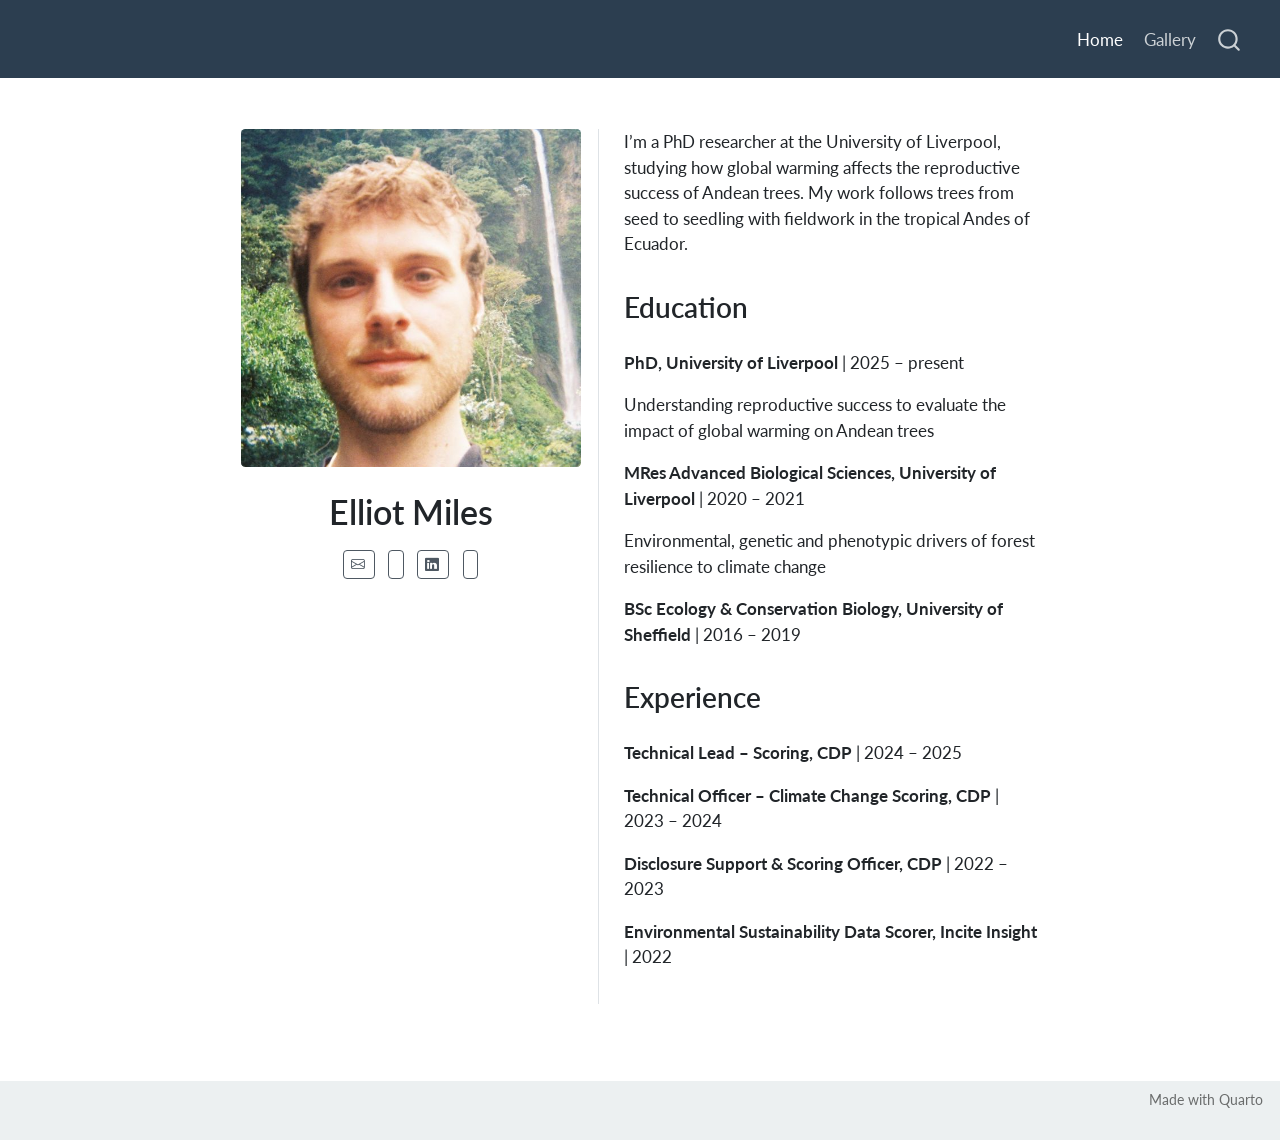
<file: index.html>
<!DOCTYPE html>
<html xmlns="http://www.w3.org/1999/xhtml" lang="en" xml:lang="en"><head>

<meta charset="utf-8">
<meta name="generator" content="quarto-1.11.9">

<meta name="viewport" content="width=device-width, initial-scale=1.0, user-scalable=yes">


<title>Elliot Miles</title>
<style>
/* Default styles provided by pandoc.
** See https://pandoc.org/MANUAL.html#variables-for-html for config info.
*/
span.smallcaps{font-variant: small-caps;}
div.columns{display: flex; gap: 1.5em;}
div.column{flex: auto;}
@media screen {
div.columns{gap: min(4vw, 1.5em);}
div.column{overflow-x: auto;}
}
div.hanging-indent{margin-left: 1.5em; text-indent: -1.5em;}
ul.task-list{list-style: none;}
ul.task-list li input[type="checkbox"] {
  width: 0.8em;
  margin: 0 0.8em 0.2em -1em; /* quarto-specific, see https://github.com/quarto-dev/quarto-cli/issues/4556 */ 
  vertical-align: middle;
}
</style>


<script src="site_libs/quarto-nav/quarto-nav.js"></script>
<script src="site_libs/quarto-nav/headroom.min.js"></script>
<script src="site_libs/clipboard/clipboard.min.js"></script>
<script src="site_libs/quarto-search/autocomplete.umd.js"></script>
<script src="site_libs/quarto-search/fuse.min.js"></script>
<script src="site_libs/quarto-search/quarto-search.js"></script>
<meta name="quarto:offset" content="./">
<script src="site_libs/quarto-html/quarto.js" type="module"></script>
<script src="site_libs/quarto-html/tabsets/tabsets.js" type="module"></script>
<script src="site_libs/quarto-html/scrollable-regions/scrollable-regions.js" type="module"></script>
<script src="site_libs/quarto-html/popper.min.js"></script>
<script src="site_libs/quarto-html/tippy.umd.min.js"></script>
<link href="site_libs/quarto-html/tippy.css" rel="stylesheet">
<link href="site_libs/quarto-html/quarto-syntax-highlighting-63b5708e65d6cd79cd7618c58d0c21e7.css" rel="stylesheet" id="quarto-text-highlighting-styles">
<script src="site_libs/bootstrap/bootstrap.min.js"></script>
<link href="site_libs/bootstrap/bootstrap-icons.css" rel="stylesheet">
<link href="site_libs/bootstrap/bootstrap-6f8edef2d98f44ed6a48d0c9b9faa987.min.css" rel="stylesheet" append-hash="true" id="quarto-bootstrap" data-mode="light">
<script src="site_libs/quarto-contrib/iconify-2.1.0/iconify-icon.min.js"></script>
<script id="quarto-search-options" type="application/json">{
  "location": "navbar",
  "copy-button": false,
  "collapse-after": 3,
  "panel-placement": "end",
  "type": "overlay",
  "limit": 50,
  "keyboard-shortcut": [
    "f",
    "/",
    "s"
  ],
  "show-item-context": false,
  "language": {
    "search-no-results-text": "No results",
    "search-matching-documents-text": "matching documents",
    "search-copy-link-title": "Copy link to search",
    "search-hide-matches-text": "Hide additional matches",
    "search-more-match-text": "more match in this document",
    "search-more-matches-text": "more matches in this document",
    "search-clear-button-title": "Clear",
    "search-text-placeholder": "",
    "search-detached-cancel-button-title": "Cancel",
    "search-submit-button-title": "Submit",
    "search-label": "Search"
  }
}</script>


<link rel="stylesheet" href="styles.css">
<meta property="og:title" content="Elliot Miles">
<meta property="og:description" content="">
<meta name="twitter:title" content="Elliot Miles">
<meta name="twitter:description" content="">
<meta name="twitter:card" content="summary">
</head>

<body class="nav-fixed fullcontent quarto-light"><a id="quarto-skip-link" class="visually-hidden-focusable" href="#quarto-document-content">Skip to main content</a>

<div id="quarto-search-results"></div>
  <header id="quarto-header" class="headroom fixed-top">
    <nav class="navbar navbar-expand-lg " data-bs-theme="dark" aria-label="Site">
      <div class="navbar-container container-fluid">
          <button class="navbar-toggler" type="button" data-bs-toggle="collapse" data-bs-target="#navbarCollapse" aria-controls="navbarCollapse" aria-expanded="false" aria-label="Toggle navigation" onclick="if (window.quartoToggleHeadroom) { window.quartoToggleHeadroom(); }">
  <span class="navbar-toggler-icon"></span>
</button>
          <div class="collapse navbar-collapse" id="navbarCollapse">
            <ul class="navbar-nav navbar-nav-scroll ms-auto">
  <li class="nav-item">
    <a class="nav-link active" href="./index.html" aria-current="page"> 
<span class="menu-text">Home</span></a>
  </li>  
  <li class="nav-item">
    <a class="nav-link" href="./gallery.html"> 
<span class="menu-text">Gallery</span></a>
  </li>  
</ul>
          </div> <!-- /navcollapse -->
            <div class="quarto-navbar-tools">
</div>
            <div id="quarto-search" class="" title="Search"></div>
      </div> <!-- /container-fluid -->
    </nav>
</header>
<!-- content -->
<div id="quarto-content" class="quarto-container page-columns page-rows-contents page-layout-article page-navbar">
<!-- sidebar -->
<!-- margin-sidebar -->
    
<!-- main -->
<div class="quarto-about-trestles">
  <div class="about-entity">
    <img src="elliot.JPG" class="about-image
  rounded " style="width: 20em;">
<header id="title-block-header" class="quarto-title-block default">
<div class="quarto-title">
<h1 class="title">Elliot Miles</h1>
</div>
<div class="quarto-title-meta">
  </div>
</header>
    <div class="about-links">
  <a href="mailto: elliot.miles@liverpool.ac.uk" class="about-link" rel="" target="">
    <i class="bi bi-envelope"></i>
     <span class="about-link-text"></span>
  </a>
  <a href="https://bsky.app/profile/elliotmiles.bsky.social" class="about-link" rel="" target="">
     <span class="about-link-text"><iconify-icon role="img" inline="" icon="fa6-brands:bluesky" aria-label="Icon bluesky from fa6-brands Iconify.design set." title="BlueSky"></iconify-icon></span>
  </a>
  <a href="https://www.linkedin.com/in/elliot-miles-2863a1159/" class="about-link" rel="" target="">
    <i class="bi bi-linkedin"></i>
     <span class="about-link-text"></span>
  </a>
  <a href="https://orcid.org/0009-0008-8285-2704" class="about-link" rel="" target="">
     <span class="about-link-text"><iconify-icon role="img" inline="" icon="fa6-brands:orcid" style="font-size: 1.2em;" aria-label="Icon orcid from fa6-brands Iconify.design set." title="ORCID"></iconify-icon></span>
  </a>
</div>
  </div>
  <div class="about-contents"><main class="content" id="quarto-document-content" tabindex="-1">
<p>I’m a PhD researcher at the University of Liverpool, studying how global warming affects the reproductive success of Andean trees. My work follows trees from seed to seedling with fieldwork in the tropical Andes of Ecuador.</p>
<section id="education" class="level2">
<h2 data-anchor-id="education">Education</h2>
<p><strong>PhD, University of Liverpool</strong> | 2025 – present</p>
<p>Understanding reproductive success to evaluate the impact of global warming on Andean trees</p>
<p><strong>MRes Advanced Biological Sciences, University of Liverpool</strong> | 2020 – 2021</p>
<p>Environmental, genetic and phenotypic drivers of forest resilience to climate change</p>
<p><strong>BSc Ecology &amp; Conservation Biology, University of Sheffield</strong> | 2016 – 2019</p>
</section>
<section id="experience" class="level2">
<h2 data-anchor-id="experience">Experience</h2>
<p><strong>Technical Lead – Scoring, CDP</strong> | 2024 – 2025</p>
<p><strong>Technical Officer – Climate Change Scoring, CDP</strong> | 2023 – 2024</p>
<p><strong>Disclosure Support &amp; Scoring Officer, CDP</strong> | 2022 – 2023</p>
<p><strong>Environmental Sustainability Data Scorer, Incite Insight</strong> | 2022</p>


</section>
</main></div>
</div>
 <!-- /main -->
<script id="quarto-html-after-body" type="application/javascript">
  window.document.addEventListener("DOMContentLoaded", function (event) {
    const isCodeAnnotation = (el) => {
      for (const clz of el.classList) {
        if (clz.startsWith('code-annotation-')) {                     
          return true;
        }
      }
      return false;
    }
    const onCopySuccess = function(e) {
      // button target
      const button = e.trigger;
      // don't keep focus
      button.blur();
      // flash "checked"
      button.classList.add('code-copy-button-checked');
      var currentTitle = button.getAttribute("title");
      button.setAttribute("title", "Copied!");
      let tooltip;
      if (window.bootstrap) {
        button.setAttribute("data-bs-toggle", "tooltip");
        button.setAttribute("data-bs-placement", "left");
        button.setAttribute("data-bs-title", "Copied!");
        tooltip = new bootstrap.Tooltip(button, 
          { trigger: "manual", 
            customClass: "code-copy-button-tooltip",
            offset: [0, -8]});
        tooltip.show();    
      }
      setTimeout(function() {
        if (tooltip) {
          tooltip.hide();
          button.removeAttribute("data-bs-title");
          button.removeAttribute("data-bs-toggle");
          button.removeAttribute("data-bs-placement");
        }
        button.setAttribute("title", currentTitle);
        button.classList.remove('code-copy-button-checked');
      }, 1000);
      // clear code selection
      e.clearSelection();
    }
    const getTextToCopy = function(trigger) {
      const outerScaffold = trigger.parentElement.cloneNode(true);
      const codeEl = outerScaffold.querySelector('code');
      for (const childEl of codeEl.children) {
        if (isCodeAnnotation(childEl)) {
          childEl.remove();
        }
      }
      return codeEl.innerText;
    }
    const clipboard = new window.ClipboardJS('.code-copy-button:not([data-in-quarto-modal])', {
      text: getTextToCopy
    });
    clipboard.on('success', onCopySuccess);
    if (window.document.getElementById('quarto-embedded-source-code-modal')) {
      const clipboardModal = new window.ClipboardJS('.code-copy-button[data-in-quarto-modal]', {
        text: getTextToCopy,
        container: window.document.getElementById('quarto-embedded-source-code-modal')
      });
      clipboardModal.on('success', onCopySuccess);
    }
      var localhostRegex = new RegExp(/^(?:http|https):\/\/localhost\:?[0-9]*\//);
      var mailtoRegex = new RegExp(/^mailto:/);
        var filterRegex = new RegExp("https:\/\/pakillo\.github\.io\/academic-website-template-Quarto");
      var isInternal = (href) => {
          return filterRegex.test(href) || localhostRegex.test(href) || mailtoRegex.test(href);
      }
      // Inspect non-navigation links and adorn them if external
      window.quartoDecorateExternalLinks = function (root) {
     var links = (root || window.document).querySelectorAll('a[href]:not(.nav-link):not(.navbar-brand):not(.toc-action):not(.sidebar-link):not(.sidebar-item-toggle):not(.pagination-link):not(.no-external):not([aria-hidden]):not(.dropdown-item):not(.quarto-navigation-tool):not(.about-link)');
      for (var i=0; i<links.length; i++) {
        const link = links[i];
        if (!isInternal(link.href)) {
          // undo the damage that might have been done by quarto-nav.js in the case of
          // links that we want to consider external
          if (link.dataset.originalHref !== undefined) {
            link.href = link.dataset.originalHref;
          }
          if (!link.classList.contains('no-external-icon')) {
          }
        }
      }
      };
      window.quartoDecorateExternalLinks(window.document);
    // Esc closes the popup (WCAG 1.4.13) and focus leaving both trigger and
    // popup closes it (WCAG 2.4.11); tippy handles neither for interactive popups.
    const hideOnEscAndFocusOut = {
      name: 'hideOnEscAndFocusOut',
      defaultValue: true,
      fn(instance) {
        const dismiss = () => {
          // A show scheduled by the trigger delay would otherwise reopen it
          instance.clearDelayTimeouts();
          instance.hide();
        };
        const onKeyDown = (event) => {
          if (event.key !== 'Escape') {
            return;
          }
          // Keep Esc from also reaching page handlers (e.g. reveal.js overview),
          // except an open reveal.js slide menu, which Esc should close too.
          // The menu handles keys only when its keyboard option is on.
          const menuHandlesEsc = window.Reveal?.getPlugin?.('menu')?.isOpen() &&
            window.Reveal.getConfig().menu?.keyboard !== false;
          if (!menuHandlesEsc) {
            event.stopPropagation();
          }
          if (instance.popper.contains(window.document.activeElement)) {
            // Disabled while refocusing so the focus trigger does not reopen it
            instance.disable();
            instance.reference.focus();
            instance.enable();
          }
          dismiss();
        };
        const onFocusOut = (event) => {
          const target = event.relatedTarget;
          if (target && !instance.reference.contains(target) &&
              !instance.popper.contains(target)) {
            dismiss();
          }
        };
        // On the trigger too: a click trigger (code-annotations: select) has no
        // blur handling. Attached for the instance's lifetime so leaving the
        // trigger also cancels a show still pending on the trigger delay.
        instance.reference.addEventListener('focusout', onFocusOut);
        return {
          onShow() {
            window.document.addEventListener('keydown', onKeyDown, true);
            instance.popper.addEventListener('focusout', onFocusOut);
          },
          onHide() {
            window.document.removeEventListener('keydown', onKeyDown, true);
            instance.popper.removeEventListener('focusout', onFocusOut);
          },
          onDestroy() {
            instance.reference.removeEventListener('focusout', onFocusOut);
          },
        };
      },
    };
    function tippyHover(el, contentFn, onTriggerFn, onUntriggerFn) {
      const config = {
        allowHTML: true,
        maxWidth: 500,
        delay: 100,
        arrow: false,
        appendTo: function(el) {
            return el.parentElement;
        },
        interactive: true,
        interactiveBorder: 10,
        theme: 'quarto',
        placement: 'bottom-start',
        plugins: [hideOnEscAndFocusOut],
      };
      if (contentFn) {
        config.content = contentFn;
      }
      if (onTriggerFn) {
        config.onTrigger = onTriggerFn;
      }
      if (onUntriggerFn) {
        config.onUntrigger = onUntriggerFn;
      }
      window.tippy(el, config); 
    }
    const noterefs = window.document.querySelectorAll('a[role="doc-noteref"]');
    for (var i=0; i<noterefs.length; i++) {
      const ref = noterefs[i];
      tippyHover(ref, function() {
        // use id or data attribute instead here
        let href = ref.getAttribute('data-footnote-href') || ref.getAttribute('href');
        try { href = new URL(href).hash; } catch {}
        const id = href.replace(/^#\/?/, "");
        const note = window.document.getElementById(id);
        if (note) {
          return note.innerHTML;
        } else {
          return "";
        }
      });
    }
    const xrefs = window.document.querySelectorAll('a.quarto-xref');
    const processXRef = (id, note) => {
      // Strip column container classes
      const stripColumnClz = (el) => {
        el.classList.remove("page-full", "page-columns");
        if (el.children) {
          for (const child of el.children) {
            stripColumnClz(child);
          }
        }
      }
      stripColumnClz(note)
      if (id === null || id.startsWith('sec-')) {
        // Special case sections, only their first couple elements
        const container = document.createElement("div");
        if (note.children && note.children.length > 2) {
          container.appendChild(note.children[0].cloneNode(true));
          for (let i = 1; i < note.children.length; i++) {
            const child = note.children[i];
            if (child.tagName === "P" && child.innerText === "") {
              continue;
            } else {
              container.appendChild(child.cloneNode(true));
              break;
            }
          }
          if (window.Quarto?.typesetMath) {
            window.Quarto.typesetMath(container);
          }
          return container.innerHTML
        } else {
          if (window.Quarto?.typesetMath) {
            window.Quarto.typesetMath(note);
          }
          return note.innerHTML;
        }
      } else {
        // Remove any anchor links if they are present
        const anchorLink = note.querySelector('a.anchorjs-link');
        if (anchorLink) {
          anchorLink.remove();
        }
        if (window.Quarto?.typesetMath) {
          window.Quarto.typesetMath(note);
        }
        if (note.classList.contains("callout")) {
          return note.outerHTML;
        } else {
          return note.innerHTML;
        }
      }
    }
    for (var i=0; i<xrefs.length; i++) {
      const xref = xrefs[i];
      tippyHover(xref, undefined, function(instance) {
        instance.disable();
        let url = xref.getAttribute('href');
        let hash = undefined; 
        if (url.startsWith('#')) {
          hash = url;
        } else {
          try { hash = new URL(url).hash; } catch {}
        }
        if (hash) {
          const id = hash.replace(/^#\/?/, "");
          const note = window.document.getElementById(id);
          if (note !== null) {
            try {
              const html = processXRef(id, note.cloneNode(true));
              instance.setContent(html);
            } finally {
              instance.enable();
              instance.show();
            }
          } else {
            // See if we can fetch this
            fetch(url.split('#')[0])
            .then(res => res.text())
            .then(html => {
              const parser = new DOMParser();
              const htmlDoc = parser.parseFromString(html, "text/html");
              const note = htmlDoc.getElementById(id);
              if (note !== null) {
                const html = processXRef(id, note);
                instance.setContent(html);
              } 
            }).finally(() => {
              instance.enable();
              instance.show();
            });
          }
        } else {
          // See if we can fetch a full url (with no hash to target)
          // This is a special case and we should probably do some content thinning / targeting
          fetch(url)
          .then(res => res.text())
          .then(html => {
            const parser = new DOMParser();
            const htmlDoc = parser.parseFromString(html, "text/html");
            const note = htmlDoc.querySelector('main.content');
            if (note !== null) {
              // This should only happen for chapter cross references
              // (since there is no id in the URL)
              // remove the first header
              if (note.children.length > 0 && note.children[0].tagName === "HEADER") {
                note.children[0].remove();
              }
              const html = processXRef(null, note);
              instance.setContent(html);
            } 
          }).finally(() => {
            instance.enable();
            instance.show();
          });
        }
      }, function(instance) {
      });
    }
        let selectedAnnoteEl;
        const selectorForAnnotation = ( cell, annotation) => {
          let cellAttr = 'data-code-cell="' + cell + '"';
          let lineAttr = 'data-code-annotation="' +  annotation + '"';
          const selector = 'span[' + cellAttr + '][' + lineAttr + ']';
          return selector;
        }
        const selectCodeLines = (annoteEl) => {
          const doc = window.document;
          const targetCell = annoteEl.getAttribute("data-target-cell");
          const targetAnnotation = annoteEl.getAttribute("data-target-annotation");
          const annoteSpan = window.document.querySelector(selectorForAnnotation(targetCell, targetAnnotation));
          const lines = annoteSpan.getAttribute("data-code-lines").split(",");
          const lineIds = lines.map((line) => {
            return targetCell + "-" + line;
          })
          // Each band is positioned against its own containing block, which is
          // not the offsetParent of the lines, so place it from client rects.
          const placeBand = (band, firstEl, lastEl, codeBlock) => {
            const container = band.offsetParent;
            if (container === null) {
              return;
            }
            const containerRect = container.getBoundingClientRect();
            // Reveal.js scales slides with a transform, so convert client
            // pixels back to the CSS pixels of the container.
            const scale = containerRect.height / container.offsetHeight || 1;
            const firstRect = firstEl.getBoundingClientRect();
            const lastRect = lastEl.getBoundingClientRect();
            const top = (firstRect.top - containerRect.top) / scale - container.clientTop + container.scrollTop;
            const height = (lastRect.bottom - firstRect.top) / scale;
            band.style.top = top - 2 + "px";
            band.style.height = height + 4 + "px";
            if (codeBlock) {
              // Without the copy button wrapper, the containing block is wider
              // than the code block, so span the code block explicitly.
              const blockRect = codeBlock.getBoundingClientRect();
              band.style.left = (blockRect.left - containerRect.left) / scale - container.clientLeft + container.scrollLeft + "px";
              band.style.width = blockRect.width / scale + "px";
            }
          };
          if (lineIds.length > 0) {
            const el = window.document.getElementById(lineIds[0]);
            const lastEl = window.document.getElementById(lineIds[lineIds.length - 1]);
            const parent = el.parentElement.parentElement;
            // cook up a div (if necessary) and position it
            let div = window.document.getElementById("code-annotation-line-highlight");
            if (div === null) {
              div = window.document.createElement("div");
              div.setAttribute("id", "code-annotation-line-highlight");
              div.style.position = 'absolute';
              parent.appendChild(div);
            }
            placeBand(div, el, lastEl, parent.closest("div.sourceCode") || parent);
            let gutterDiv = window.document.getElementById("code-annotation-line-highlight-gutter");
            if (gutterDiv === null) {
              gutterDiv = window.document.createElement("div");
              gutterDiv.setAttribute("id", "code-annotation-line-highlight-gutter");
              gutterDiv.style.position = 'absolute';
              const codeCell = window.document.getElementById(targetCell);
              const gutter = codeCell.querySelector('.code-annotation-gutter');
              gutter.appendChild(gutterDiv);
            }
            placeBand(gutterDiv, el, lastEl);
            selectedAnnoteEl = annoteEl;
          }
        };
        const unselectCodeLines = () => {
          const elementsIds = ["code-annotation-line-highlight", "code-annotation-line-highlight-gutter"];
          elementsIds.forEach((elId) => {
            const div = window.document.getElementById(elId);
            if (div) {
              div.remove();
            }
          });
          selectedAnnoteEl = undefined;
        };
          // Handle positioning of the toggle
      window.addEventListener(
        "resize",
        throttle(() => {
          elRect = undefined;
          if (selectedAnnoteEl) {
            selectCodeLines(selectedAnnoteEl);
          }
        }, 10)
      );
      function throttle(fn, ms) {
      let throttle = false;
      let timer;
        return (...args) => {
          if(!throttle) { // first call gets through
              fn.apply(this, args);
              throttle = true;
          } else { // all the others get throttled
              if(timer) clearTimeout(timer); // cancel #2
              timer = setTimeout(() => {
                fn.apply(this, args);
                timer = throttle = false;
              }, ms);
          }
        };
      }
        // Attach click handler to the DT
        const annoteDls = window.document.querySelectorAll('dt[data-target-cell]');
        for (const annoteDlNode of annoteDls) {
          annoteDlNode.addEventListener('click', (event) => {
            const clickedEl = event.target;
            if (clickedEl !== selectedAnnoteEl) {
              unselectCodeLines();
              const activeEl = window.document.querySelector('dt[data-target-cell].code-annotation-active');
              if (activeEl) {
                activeEl.classList.remove('code-annotation-active');
              }
              selectCodeLines(clickedEl);
              clickedEl.classList.add('code-annotation-active');
            } else {
              // Unselect the line
              unselectCodeLines();
              clickedEl.classList.remove('code-annotation-active');
            }
          });
        }
    const findCites = (el) => {
      const parentEl = el.parentElement;
      if (parentEl) {
        const cites = parentEl.dataset.cites;
        if (cites) {
          return {
            el,
            cites: cites.split(' ')
          };
        } else {
          return findCites(el.parentElement)
        }
      } else {
        return undefined;
      }
    };
    var bibliorefs = window.document.querySelectorAll('a[role="doc-biblioref"]');
    for (var i=0; i<bibliorefs.length; i++) {
      const ref = bibliorefs[i];
      const citeInfo = findCites(ref);
      if (citeInfo) {
        tippyHover(citeInfo.el, function() {
          var popup = window.document.createElement('div');
          citeInfo.cites.forEach(function(cite) {
            var citeDiv = window.document.createElement('div');
            citeDiv.classList.add('hanging-indent');
            citeDiv.classList.add('csl-entry');
            var biblioDiv = window.document.getElementById('ref-' + cite);
            if (biblioDiv) {
              citeDiv.innerHTML = biblioDiv.innerHTML;
            }
            popup.appendChild(citeDiv);
          });
          return popup.innerHTML;
        });
      }
    }
  });
  </script>
  <script type="application/javascript">
  window.quartoScrollableRegionsLabels = {"code":"Scrollable code","output":"Scrollable output"};
  </script>
</div> <!-- /content -->
<footer class="footer">
  <div class="nav-footer">
    <div class="nav-footer-left">
      &nbsp;
    </div>   
    <div class="nav-footer-center">
      &nbsp;
    </div>
    <div class="nav-footer-right">
<p>Made with Quarto</p>
</div>
  </div>
</footer>




</body></html>
</file>
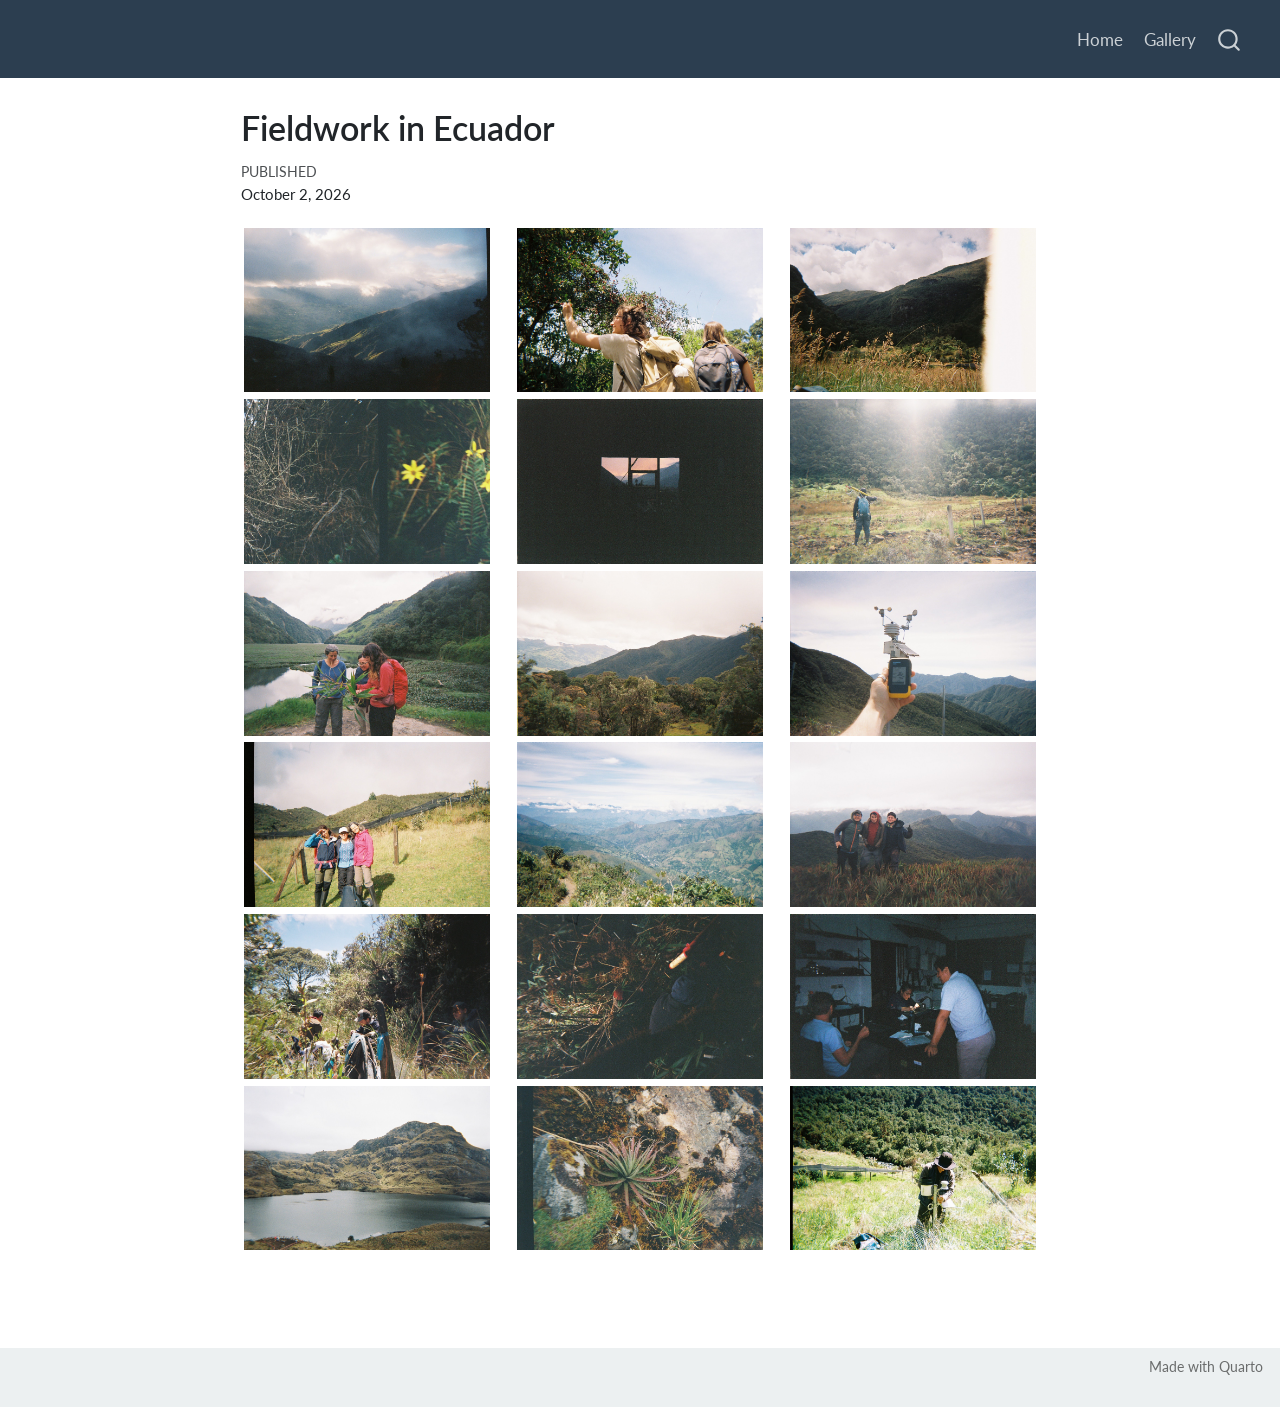
<file: gallery/ecuador/index.html>
<!DOCTYPE html>
<html xmlns="http://www.w3.org/1999/xhtml" lang="en" xml:lang="en"><head>

<meta charset="utf-8">
<meta name="generator" content="quarto-1.11.9">

<meta name="viewport" content="width=device-width, initial-scale=1.0, user-scalable=yes">

<meta name="dcterms.date" content="2026-10-02">

<title>Fieldwork in Ecuador</title>
<style>
/* Default styles provided by pandoc.
** See https://pandoc.org/MANUAL.html#variables-for-html for config info.
*/
span.smallcaps{font-variant: small-caps;}
div.columns{display: flex; gap: 1.5em;}
div.column{flex: auto;}
@media screen {
div.columns{gap: min(4vw, 1.5em);}
div.column{overflow-x: auto;}
}
div.hanging-indent{margin-left: 1.5em; text-indent: -1.5em;}
ul.task-list{list-style: none;}
ul.task-list li input[type="checkbox"] {
  width: 0.8em;
  margin: 0 0.8em 0.2em -1em; /* quarto-specific, see https://github.com/quarto-dev/quarto-cli/issues/4556 */ 
  vertical-align: middle;
}
</style>


<script src="../../site_libs/quarto-nav/quarto-nav.js"></script>
<script src="../../site_libs/quarto-nav/headroom.min.js"></script>
<script src="../../site_libs/clipboard/clipboard.min.js"></script>
<script src="../../site_libs/quarto-search/autocomplete.umd.js"></script>
<script src="../../site_libs/quarto-search/fuse.min.js"></script>
<script src="../../site_libs/quarto-search/quarto-search.js"></script>
<meta name="quarto:offset" content="../../">
<script src="../../site_libs/quarto-html/quarto.js" type="module"></script>
<script src="../../site_libs/quarto-html/tabsets/tabsets.js" type="module"></script>
<script src="../../site_libs/quarto-html/scrollable-regions/scrollable-regions.js" type="module"></script>
<script src="../../site_libs/quarto-html/popper.min.js"></script>
<script src="../../site_libs/quarto-html/tippy.umd.min.js"></script>
<script src="../../site_libs/quarto-html/anchor.min.js"></script>
<link href="../../site_libs/quarto-html/tippy.css" rel="stylesheet">
<link href="../../site_libs/quarto-html/quarto-syntax-highlighting-63b5708e65d6cd79cd7618c58d0c21e7.css" rel="stylesheet" id="quarto-text-highlighting-styles">
<script src="../../site_libs/bootstrap/bootstrap.min.js"></script>
<link href="../../site_libs/bootstrap/bootstrap-icons.css" rel="stylesheet">
<link href="../../site_libs/bootstrap/bootstrap-6f8edef2d98f44ed6a48d0c9b9faa987.min.css" rel="stylesheet" append-hash="true" id="quarto-bootstrap" data-mode="light">
<script src="../../site_libs/quarto-contrib/glightbox/glightbox.min.js"></script>
<link href="../../site_libs/quarto-contrib/glightbox/glightbox.min.css" rel="stylesheet">
<link href="../../site_libs/quarto-contrib/glightbox/lightbox.css" rel="stylesheet">
<script id="quarto-search-options" type="application/json">{
  "location": "navbar",
  "copy-button": false,
  "collapse-after": 3,
  "panel-placement": "end",
  "type": "overlay",
  "limit": 50,
  "keyboard-shortcut": [
    "f",
    "/",
    "s"
  ],
  "show-item-context": false,
  "language": {
    "search-no-results-text": "No results",
    "search-matching-documents-text": "matching documents",
    "search-copy-link-title": "Copy link to search",
    "search-hide-matches-text": "Hide additional matches",
    "search-more-match-text": "more match in this document",
    "search-more-matches-text": "more matches in this document",
    "search-clear-button-title": "Clear",
    "search-text-placeholder": "",
    "search-detached-cancel-button-title": "Cancel",
    "search-submit-button-title": "Submit",
    "search-label": "Search"
  }
}</script>


<link rel="stylesheet" href="../../styles.css">
<meta property="og:title" content="Fieldwork in Ecuador">
<meta property="og:image" content="https://pakillo.github.io/academic-website-template-Quarto/gallery/ecuador/cover.jpg">
<meta property="og:image:height" content="1215">
<meta property="og:image:width" content="1815">
<meta name="twitter:title" content="Fieldwork in Ecuador">
<meta name="twitter:image" content="https://pakillo.github.io/academic-website-template-Quarto/gallery/ecuador/cover.jpg">
<meta name="twitter:card" content="summary_large_image">
</head>

<body class="nav-fixed fullcontent quarto-light"><a id="quarto-skip-link" class="visually-hidden-focusable" href="#quarto-document-content">Skip to main content</a>

<div id="quarto-search-results"></div>
  <header id="quarto-header" class="headroom fixed-top">
    <nav class="navbar navbar-expand-lg " data-bs-theme="dark" aria-label="Site">
      <div class="navbar-container container-fluid">
          <button class="navbar-toggler" type="button" data-bs-toggle="collapse" data-bs-target="#navbarCollapse" aria-controls="navbarCollapse" aria-expanded="false" aria-label="Toggle navigation" onclick="if (window.quartoToggleHeadroom) { window.quartoToggleHeadroom(); }">
  <span class="navbar-toggler-icon"></span>
</button>
          <div class="collapse navbar-collapse" id="navbarCollapse">
            <ul class="navbar-nav navbar-nav-scroll ms-auto">
  <li class="nav-item">
    <a class="nav-link" href="../../index.html"> 
<span class="menu-text">Home</span></a>
  </li>  
  <li class="nav-item">
    <a class="nav-link" href="../../gallery.html"> 
<span class="menu-text">Gallery</span></a>
  </li>  
</ul>
          </div> <!-- /navcollapse -->
            <div class="quarto-navbar-tools">
</div>
            <div id="quarto-search" class="" title="Search"></div>
      </div> <!-- /container-fluid -->
    </nav>
</header>
<!-- content -->
<div id="quarto-content" class="quarto-container page-columns page-rows-contents page-layout-article page-navbar">
<!-- sidebar -->
<!-- margin-sidebar -->
    
<!-- main -->
<main class="content" id="quarto-document-content" tabindex="-1">

<header id="title-block-header" class="quarto-title-block default">
<div class="quarto-title">
<h1 class="title">Fieldwork in Ecuador</h1>
</div>



<div class="quarto-title-meta">

    
    <div>
    <div class="quarto-title-meta-heading">Published</div>
    <div class="quarto-title-meta-contents">
      <p class="date">October 2, 2026</p>
    </div>
  </div>
  
    
  </div>
  


</header>


<div class="quarto-layout-panel" data-layout-ncol="3">
<div class="quarto-layout-row">
<div class="quarto-layout-cell" style="flex-basis: 33.3%;justify-content: center;">
<p><a href="cover.jpg" class="lightbox" data-gallery="ecuador"><img src="cover.jpg" class="img-fluid"></a></p>
</div>
<div class="quarto-layout-cell" style="flex-basis: 33.3%;justify-content: center;">
<p><a href="chloe.JPG" class="lightbox" data-gallery="ecuador"><img src="chloe.JPG" class="img-fluid"></a></p>
</div>
<div class="quarto-layout-cell" style="flex-basis: 33.3%;justify-content: center;">
<p><a href="CNV00001.jpg" class="lightbox" data-gallery="ecuador"><img src="CNV00001.jpg" class="img-fluid"></a></p>
</div>
</div>
<div class="quarto-layout-row">
<div class="quarto-layout-cell" style="flex-basis: 33.3%;justify-content: center;">
<p><a href="CNV00003.jpg" class="lightbox" data-gallery="ecuador"><img src="CNV00003.jpg" class="img-fluid"></a></p>
</div>
<div class="quarto-layout-cell" style="flex-basis: 33.3%;justify-content: center;">
<p><a href="CNV00003b.JPG" class="lightbox" data-gallery="ecuador"><img src="CNV00003b.JPG" class="img-fluid"></a></p>
</div>
<div class="quarto-layout-cell" style="flex-basis: 33.3%;justify-content: center;">
<p><a href="CNV00004.jpg" class="lightbox" data-gallery="ecuador"><img src="CNV00004.jpg" class="img-fluid"></a></p>
</div>
</div>
<div class="quarto-layout-row">
<div class="quarto-layout-cell" style="flex-basis: 33.3%;justify-content: center;">
<p><a href="CNV00006.jpg" class="lightbox" data-gallery="ecuador"><img src="CNV00006.jpg" class="img-fluid"></a></p>
</div>
<div class="quarto-layout-cell" style="flex-basis: 33.3%;justify-content: center;">
<p><a href="CNV00007.jpg" class="lightbox" data-gallery="ecuador"><img src="CNV00007.jpg" class="img-fluid"></a></p>
</div>
<div class="quarto-layout-cell" style="flex-basis: 33.3%;justify-content: center;">
<p><a href="CNV00007b.JPG" class="lightbox" data-gallery="ecuador"><img src="CNV00007b.JPG" class="img-fluid"></a></p>
</div>
</div>
<div class="quarto-layout-row">
<div class="quarto-layout-cell" style="flex-basis: 33.3%;justify-content: center;">
<p><a href="CNV00008.jpg" class="lightbox" data-gallery="ecuador"><img src="CNV00008.jpg" class="img-fluid"></a></p>
</div>
<div class="quarto-layout-cell" style="flex-basis: 33.3%;justify-content: center;">
<p><a href="CNV00014.JPG" class="lightbox" data-gallery="ecuador"><img src="CNV00014.JPG" class="img-fluid"></a></p>
</div>
<div class="quarto-layout-cell" style="flex-basis: 33.3%;justify-content: center;">
<p><a href="CNV00018.jpg" class="lightbox" data-gallery="ecuador"><img src="CNV00018.jpg" class="img-fluid"></a></p>
</div>
</div>
<div class="quarto-layout-row">
<div class="quarto-layout-cell" style="flex-basis: 33.3%;justify-content: center;">
<p><a href="CNV00019.jpg" class="lightbox" data-gallery="ecuador"><img src="CNV00019.jpg" class="img-fluid"></a></p>
</div>
<div class="quarto-layout-cell" style="flex-basis: 33.3%;justify-content: center;">
<p><a href="CNV00020.jpg" class="lightbox" data-gallery="ecuador"><img src="CNV00020.jpg" class="img-fluid"></a></p>
</div>
<div class="quarto-layout-cell" style="flex-basis: 33.3%;justify-content: center;">
<p><a href="ecsf.JPG" class="lightbox" data-gallery="ecuador"><img src="ecsf.JPG" class="img-fluid"></a></p>
</div>
</div>
<div class="quarto-layout-row">
<div class="quarto-layout-cell" style="flex-basis: 33.3%;justify-content: center;">
<p><a href="paramo.JPG" class="lightbox" data-gallery="ecuador"><img src="paramo.JPG" class="img-fluid"></a></p>
</div>
<div class="quarto-layout-cell" style="flex-basis: 33.3%;justify-content: center;">
<p><a href="paramo1.JPG" class="lightbox" data-gallery="ecuador"><img src="paramo1.JPG" class="img-fluid"></a></p>
</div>
<div class="quarto-layout-cell" style="flex-basis: 33.3%;justify-content: center;">
<p><a href="walter.JPG" class="lightbox" data-gallery="ecuador"><img src="walter.JPG" class="img-fluid"></a></p>
</div>
</div>
</div>



</main> <!-- /main -->
<script id="quarto-html-after-body" type="application/javascript">
  window.document.addEventListener("DOMContentLoaded", function (event) {
    const icon = "";
    const anchorJS = new window.AnchorJS();
    anchorJS.options = {
      placement: 'right',
      icon: icon
    };
    anchorJS.add('.anchored');
    const isCodeAnnotation = (el) => {
      for (const clz of el.classList) {
        if (clz.startsWith('code-annotation-')) {                     
          return true;
        }
      }
      return false;
    }
    const onCopySuccess = function(e) {
      // button target
      const button = e.trigger;
      // don't keep focus
      button.blur();
      // flash "checked"
      button.classList.add('code-copy-button-checked');
      var currentTitle = button.getAttribute("title");
      button.setAttribute("title", "Copied!");
      let tooltip;
      if (window.bootstrap) {
        button.setAttribute("data-bs-toggle", "tooltip");
        button.setAttribute("data-bs-placement", "left");
        button.setAttribute("data-bs-title", "Copied!");
        tooltip = new bootstrap.Tooltip(button, 
          { trigger: "manual", 
            customClass: "code-copy-button-tooltip",
            offset: [0, -8]});
        tooltip.show();    
      }
      setTimeout(function() {
        if (tooltip) {
          tooltip.hide();
          button.removeAttribute("data-bs-title");
          button.removeAttribute("data-bs-toggle");
          button.removeAttribute("data-bs-placement");
        }
        button.setAttribute("title", currentTitle);
        button.classList.remove('code-copy-button-checked');
      }, 1000);
      // clear code selection
      e.clearSelection();
    }
    const getTextToCopy = function(trigger) {
      const outerScaffold = trigger.parentElement.cloneNode(true);
      const codeEl = outerScaffold.querySelector('code');
      for (const childEl of codeEl.children) {
        if (isCodeAnnotation(childEl)) {
          childEl.remove();
        }
      }
      return codeEl.innerText;
    }
    const clipboard = new window.ClipboardJS('.code-copy-button:not([data-in-quarto-modal])', {
      text: getTextToCopy
    });
    clipboard.on('success', onCopySuccess);
    if (window.document.getElementById('quarto-embedded-source-code-modal')) {
      const clipboardModal = new window.ClipboardJS('.code-copy-button[data-in-quarto-modal]', {
        text: getTextToCopy,
        container: window.document.getElementById('quarto-embedded-source-code-modal')
      });
      clipboardModal.on('success', onCopySuccess);
    }
      var localhostRegex = new RegExp(/^(?:http|https):\/\/localhost\:?[0-9]*\//);
      var mailtoRegex = new RegExp(/^mailto:/);
        var filterRegex = new RegExp("https:\/\/pakillo\.github\.io\/academic-website-template-Quarto");
      var isInternal = (href) => {
          return filterRegex.test(href) || localhostRegex.test(href) || mailtoRegex.test(href);
      }
      // Inspect non-navigation links and adorn them if external
      window.quartoDecorateExternalLinks = function (root) {
     var links = (root || window.document).querySelectorAll('a[href]:not(.nav-link):not(.navbar-brand):not(.toc-action):not(.sidebar-link):not(.sidebar-item-toggle):not(.pagination-link):not(.no-external):not([aria-hidden]):not(.dropdown-item):not(.quarto-navigation-tool):not(.about-link)');
      for (var i=0; i<links.length; i++) {
        const link = links[i];
        if (!isInternal(link.href)) {
          // undo the damage that might have been done by quarto-nav.js in the case of
          // links that we want to consider external
          if (link.dataset.originalHref !== undefined) {
            link.href = link.dataset.originalHref;
          }
          if (!link.classList.contains('no-external-icon')) {
          }
        }
      }
      };
      window.quartoDecorateExternalLinks(window.document);
    // Esc closes the popup (WCAG 1.4.13) and focus leaving both trigger and
    // popup closes it (WCAG 2.4.11); tippy handles neither for interactive popups.
    const hideOnEscAndFocusOut = {
      name: 'hideOnEscAndFocusOut',
      defaultValue: true,
      fn(instance) {
        const dismiss = () => {
          // A show scheduled by the trigger delay would otherwise reopen it
          instance.clearDelayTimeouts();
          instance.hide();
        };
        const onKeyDown = (event) => {
          if (event.key !== 'Escape') {
            return;
          }
          // Keep Esc from also reaching page handlers (e.g. reveal.js overview),
          // except an open reveal.js slide menu, which Esc should close too.
          // The menu handles keys only when its keyboard option is on.
          const menuHandlesEsc = window.Reveal?.getPlugin?.('menu')?.isOpen() &&
            window.Reveal.getConfig().menu?.keyboard !== false;
          if (!menuHandlesEsc) {
            event.stopPropagation();
          }
          if (instance.popper.contains(window.document.activeElement)) {
            // Disabled while refocusing so the focus trigger does not reopen it
            instance.disable();
            instance.reference.focus();
            instance.enable();
          }
          dismiss();
        };
        const onFocusOut = (event) => {
          const target = event.relatedTarget;
          if (target && !instance.reference.contains(target) &&
              !instance.popper.contains(target)) {
            dismiss();
          }
        };
        // On the trigger too: a click trigger (code-annotations: select) has no
        // blur handling. Attached for the instance's lifetime so leaving the
        // trigger also cancels a show still pending on the trigger delay.
        instance.reference.addEventListener('focusout', onFocusOut);
        return {
          onShow() {
            window.document.addEventListener('keydown', onKeyDown, true);
            instance.popper.addEventListener('focusout', onFocusOut);
          },
          onHide() {
            window.document.removeEventListener('keydown', onKeyDown, true);
            instance.popper.removeEventListener('focusout', onFocusOut);
          },
          onDestroy() {
            instance.reference.removeEventListener('focusout', onFocusOut);
          },
        };
      },
    };
    function tippyHover(el, contentFn, onTriggerFn, onUntriggerFn) {
      const config = {
        allowHTML: true,
        maxWidth: 500,
        delay: 100,
        arrow: false,
        appendTo: function(el) {
            return el.parentElement;
        },
        interactive: true,
        interactiveBorder: 10,
        theme: 'quarto',
        placement: 'bottom-start',
        plugins: [hideOnEscAndFocusOut],
      };
      if (contentFn) {
        config.content = contentFn;
      }
      if (onTriggerFn) {
        config.onTrigger = onTriggerFn;
      }
      if (onUntriggerFn) {
        config.onUntrigger = onUntriggerFn;
      }
      window.tippy(el, config); 
    }
    const noterefs = window.document.querySelectorAll('a[role="doc-noteref"]');
    for (var i=0; i<noterefs.length; i++) {
      const ref = noterefs[i];
      tippyHover(ref, function() {
        // use id or data attribute instead here
        let href = ref.getAttribute('data-footnote-href') || ref.getAttribute('href');
        try { href = new URL(href).hash; } catch {}
        const id = href.replace(/^#\/?/, "");
        const note = window.document.getElementById(id);
        if (note) {
          return note.innerHTML;
        } else {
          return "";
        }
      });
    }
    const xrefs = window.document.querySelectorAll('a.quarto-xref');
    const processXRef = (id, note) => {
      // Strip column container classes
      const stripColumnClz = (el) => {
        el.classList.remove("page-full", "page-columns");
        if (el.children) {
          for (const child of el.children) {
            stripColumnClz(child);
          }
        }
      }
      stripColumnClz(note)
      if (id === null || id.startsWith('sec-')) {
        // Special case sections, only their first couple elements
        const container = document.createElement("div");
        if (note.children && note.children.length > 2) {
          container.appendChild(note.children[0].cloneNode(true));
          for (let i = 1; i < note.children.length; i++) {
            const child = note.children[i];
            if (child.tagName === "P" && child.innerText === "") {
              continue;
            } else {
              container.appendChild(child.cloneNode(true));
              break;
            }
          }
          if (window.Quarto?.typesetMath) {
            window.Quarto.typesetMath(container);
          }
          return container.innerHTML
        } else {
          if (window.Quarto?.typesetMath) {
            window.Quarto.typesetMath(note);
          }
          return note.innerHTML;
        }
      } else {
        // Remove any anchor links if they are present
        const anchorLink = note.querySelector('a.anchorjs-link');
        if (anchorLink) {
          anchorLink.remove();
        }
        if (window.Quarto?.typesetMath) {
          window.Quarto.typesetMath(note);
        }
        if (note.classList.contains("callout")) {
          return note.outerHTML;
        } else {
          return note.innerHTML;
        }
      }
    }
    for (var i=0; i<xrefs.length; i++) {
      const xref = xrefs[i];
      tippyHover(xref, undefined, function(instance) {
        instance.disable();
        let url = xref.getAttribute('href');
        let hash = undefined; 
        if (url.startsWith('#')) {
          hash = url;
        } else {
          try { hash = new URL(url).hash; } catch {}
        }
        if (hash) {
          const id = hash.replace(/^#\/?/, "");
          const note = window.document.getElementById(id);
          if (note !== null) {
            try {
              const html = processXRef(id, note.cloneNode(true));
              instance.setContent(html);
            } finally {
              instance.enable();
              instance.show();
            }
          } else {
            // See if we can fetch this
            fetch(url.split('#')[0])
            .then(res => res.text())
            .then(html => {
              const parser = new DOMParser();
              const htmlDoc = parser.parseFromString(html, "text/html");
              const note = htmlDoc.getElementById(id);
              if (note !== null) {
                const html = processXRef(id, note);
                instance.setContent(html);
              } 
            }).finally(() => {
              instance.enable();
              instance.show();
            });
          }
        } else {
          // See if we can fetch a full url (with no hash to target)
          // This is a special case and we should probably do some content thinning / targeting
          fetch(url)
          .then(res => res.text())
          .then(html => {
            const parser = new DOMParser();
            const htmlDoc = parser.parseFromString(html, "text/html");
            const note = htmlDoc.querySelector('main.content');
            if (note !== null) {
              // This should only happen for chapter cross references
              // (since there is no id in the URL)
              // remove the first header
              if (note.children.length > 0 && note.children[0].tagName === "HEADER") {
                note.children[0].remove();
              }
              const html = processXRef(null, note);
              instance.setContent(html);
            } 
          }).finally(() => {
            instance.enable();
            instance.show();
          });
        }
      }, function(instance) {
      });
    }
        let selectedAnnoteEl;
        const selectorForAnnotation = ( cell, annotation) => {
          let cellAttr = 'data-code-cell="' + cell + '"';
          let lineAttr = 'data-code-annotation="' +  annotation + '"';
          const selector = 'span[' + cellAttr + '][' + lineAttr + ']';
          return selector;
        }
        const selectCodeLines = (annoteEl) => {
          const doc = window.document;
          const targetCell = annoteEl.getAttribute("data-target-cell");
          const targetAnnotation = annoteEl.getAttribute("data-target-annotation");
          const annoteSpan = window.document.querySelector(selectorForAnnotation(targetCell, targetAnnotation));
          const lines = annoteSpan.getAttribute("data-code-lines").split(",");
          const lineIds = lines.map((line) => {
            return targetCell + "-" + line;
          })
          // Each band is positioned against its own containing block, which is
          // not the offsetParent of the lines, so place it from client rects.
          const placeBand = (band, firstEl, lastEl, codeBlock) => {
            const container = band.offsetParent;
            if (container === null) {
              return;
            }
            const containerRect = container.getBoundingClientRect();
            // Reveal.js scales slides with a transform, so convert client
            // pixels back to the CSS pixels of the container.
            const scale = containerRect.height / container.offsetHeight || 1;
            const firstRect = firstEl.getBoundingClientRect();
            const lastRect = lastEl.getBoundingClientRect();
            const top = (firstRect.top - containerRect.top) / scale - container.clientTop + container.scrollTop;
            const height = (lastRect.bottom - firstRect.top) / scale;
            band.style.top = top - 2 + "px";
            band.style.height = height + 4 + "px";
            if (codeBlock) {
              // Without the copy button wrapper, the containing block is wider
              // than the code block, so span the code block explicitly.
              const blockRect = codeBlock.getBoundingClientRect();
              band.style.left = (blockRect.left - containerRect.left) / scale - container.clientLeft + container.scrollLeft + "px";
              band.style.width = blockRect.width / scale + "px";
            }
          };
          if (lineIds.length > 0) {
            const el = window.document.getElementById(lineIds[0]);
            const lastEl = window.document.getElementById(lineIds[lineIds.length - 1]);
            const parent = el.parentElement.parentElement;
            // cook up a div (if necessary) and position it
            let div = window.document.getElementById("code-annotation-line-highlight");
            if (div === null) {
              div = window.document.createElement("div");
              div.setAttribute("id", "code-annotation-line-highlight");
              div.style.position = 'absolute';
              parent.appendChild(div);
            }
            placeBand(div, el, lastEl, parent.closest("div.sourceCode") || parent);
            let gutterDiv = window.document.getElementById("code-annotation-line-highlight-gutter");
            if (gutterDiv === null) {
              gutterDiv = window.document.createElement("div");
              gutterDiv.setAttribute("id", "code-annotation-line-highlight-gutter");
              gutterDiv.style.position = 'absolute';
              const codeCell = window.document.getElementById(targetCell);
              const gutter = codeCell.querySelector('.code-annotation-gutter');
              gutter.appendChild(gutterDiv);
            }
            placeBand(gutterDiv, el, lastEl);
            selectedAnnoteEl = annoteEl;
          }
        };
        const unselectCodeLines = () => {
          const elementsIds = ["code-annotation-line-highlight", "code-annotation-line-highlight-gutter"];
          elementsIds.forEach((elId) => {
            const div = window.document.getElementById(elId);
            if (div) {
              div.remove();
            }
          });
          selectedAnnoteEl = undefined;
        };
          // Handle positioning of the toggle
      window.addEventListener(
        "resize",
        throttle(() => {
          elRect = undefined;
          if (selectedAnnoteEl) {
            selectCodeLines(selectedAnnoteEl);
          }
        }, 10)
      );
      function throttle(fn, ms) {
      let throttle = false;
      let timer;
        return (...args) => {
          if(!throttle) { // first call gets through
              fn.apply(this, args);
              throttle = true;
          } else { // all the others get throttled
              if(timer) clearTimeout(timer); // cancel #2
              timer = setTimeout(() => {
                fn.apply(this, args);
                timer = throttle = false;
              }, ms);
          }
        };
      }
        // Attach click handler to the DT
        const annoteDls = window.document.querySelectorAll('dt[data-target-cell]');
        for (const annoteDlNode of annoteDls) {
          annoteDlNode.addEventListener('click', (event) => {
            const clickedEl = event.target;
            if (clickedEl !== selectedAnnoteEl) {
              unselectCodeLines();
              const activeEl = window.document.querySelector('dt[data-target-cell].code-annotation-active');
              if (activeEl) {
                activeEl.classList.remove('code-annotation-active');
              }
              selectCodeLines(clickedEl);
              clickedEl.classList.add('code-annotation-active');
            } else {
              // Unselect the line
              unselectCodeLines();
              clickedEl.classList.remove('code-annotation-active');
            }
          });
        }
    const findCites = (el) => {
      const parentEl = el.parentElement;
      if (parentEl) {
        const cites = parentEl.dataset.cites;
        if (cites) {
          return {
            el,
            cites: cites.split(' ')
          };
        } else {
          return findCites(el.parentElement)
        }
      } else {
        return undefined;
      }
    };
    var bibliorefs = window.document.querySelectorAll('a[role="doc-biblioref"]');
    for (var i=0; i<bibliorefs.length; i++) {
      const ref = bibliorefs[i];
      const citeInfo = findCites(ref);
      if (citeInfo) {
        tippyHover(citeInfo.el, function() {
          var popup = window.document.createElement('div');
          citeInfo.cites.forEach(function(cite) {
            var citeDiv = window.document.createElement('div');
            citeDiv.classList.add('hanging-indent');
            citeDiv.classList.add('csl-entry');
            var biblioDiv = window.document.getElementById('ref-' + cite);
            if (biblioDiv) {
              citeDiv.innerHTML = biblioDiv.innerHTML;
            }
            popup.appendChild(citeDiv);
          });
          return popup.innerHTML;
        });
      }
    }
  });
  </script>
  <script type="application/javascript">
  window.quartoScrollableRegionsLabels = {"code":"Scrollable code","output":"Scrollable output"};
  </script>
</div> <!-- /content -->
<footer class="footer">
  <div class="nav-footer">
    <div class="nav-footer-left">
      &nbsp;
    </div>   
    <div class="nav-footer-center">
      &nbsp;
    </div>
    <div class="nav-footer-right">
<p>Made with Quarto</p>
</div>
  </div>
</footer>
<script>var lightboxQuarto = GLightbox({"closeEffect":"zoom","descPosition":"bottom","loop":false,"openEffect":"zoom","selector":".lightbox"});
(function() {
  let previousOnload = window.onload;
  window.onload = () => {
    if (previousOnload) {
      previousOnload();
    }
    lightboxQuarto.on('slide_before_load', (data) => {
      const { slideIndex, slideNode, slideConfig, player, trigger } = data;
      const href = trigger.getAttribute('href');
      if (href !== null) {
        const imgEl = window.document.querySelector(`a[href="${href}"] img`);
        if (imgEl !== null) {
          const srcAttr = imgEl.getAttribute("src");
          if (srcAttr && srcAttr.startsWith("data:")) {
            slideConfig.href = srcAttr;
          }
        }
      } 
    });
  
    lightboxQuarto.on('slide_after_load', (data) => {
      const { slideIndex, slideNode, slideConfig, player, trigger } = data;
      if (window.Quarto?.typesetMath) {
        window.Quarto.typesetMath(slideNode);
      }
    });
  
  };
  
})();
          </script>




</body></html>
</file>
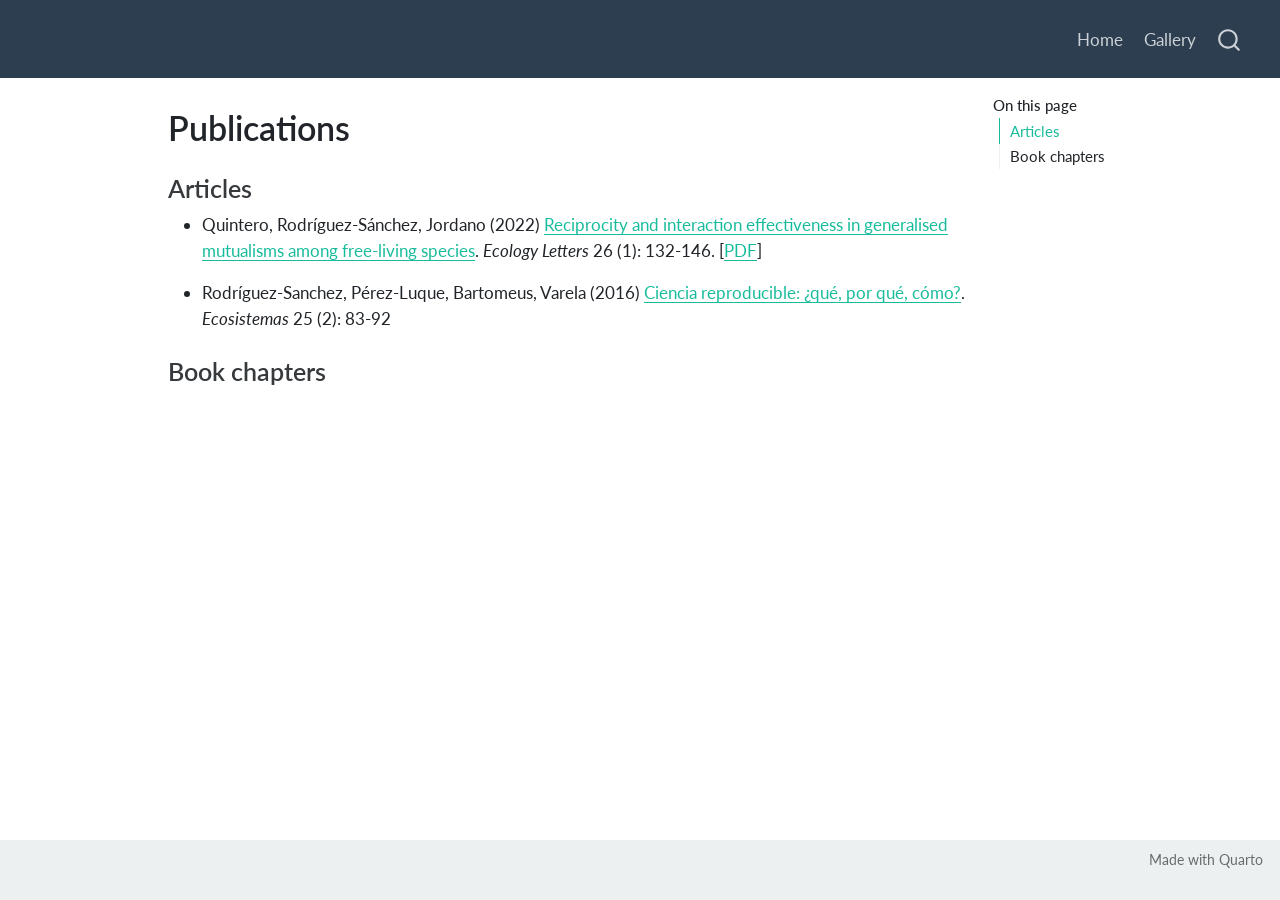
<file: Publications.html>
<!DOCTYPE html>
<html xmlns="http://www.w3.org/1999/xhtml" lang="en" xml:lang="en"><head>

<meta charset="utf-8">
<meta name="generator" content="quarto-1.11.9">

<meta name="viewport" content="width=device-width, initial-scale=1.0, user-scalable=yes">


<title>Publications</title>
<style>
/* Default styles provided by pandoc.
** See https://pandoc.org/MANUAL.html#variables-for-html for config info.
*/
span.smallcaps{font-variant: small-caps;}
div.columns{display: flex; gap: 1.5em;}
div.column{flex: auto;}
@media screen {
div.columns{gap: min(4vw, 1.5em);}
div.column{overflow-x: auto;}
}
div.hanging-indent{margin-left: 1.5em; text-indent: -1.5em;}
ul.task-list{list-style: none;}
ul.task-list li input[type="checkbox"] {
  width: 0.8em;
  margin: 0 0.8em 0.2em -1em; /* quarto-specific, see https://github.com/quarto-dev/quarto-cli/issues/4556 */ 
  vertical-align: middle;
}
</style>


<script src="site_libs/quarto-nav/quarto-nav.js"></script>
<script src="site_libs/quarto-nav/headroom.min.js"></script>
<script src="site_libs/clipboard/clipboard.min.js"></script>
<script src="site_libs/quarto-search/autocomplete.umd.js"></script>
<script src="site_libs/quarto-search/fuse.min.js"></script>
<script src="site_libs/quarto-search/quarto-search.js"></script>
<meta name="quarto:offset" content="./">
<script src="site_libs/quarto-html/quarto.js" type="module"></script>
<script src="site_libs/quarto-html/tabsets/tabsets.js" type="module"></script>
<script src="site_libs/quarto-html/scrollable-regions/scrollable-regions.js" type="module"></script>
<script src="site_libs/quarto-html/popper.min.js"></script>
<script src="site_libs/quarto-html/tippy.umd.min.js"></script>
<script src="site_libs/quarto-html/anchor.min.js"></script>
<link href="site_libs/quarto-html/tippy.css" rel="stylesheet">
<link href="site_libs/quarto-html/quarto-syntax-highlighting-63b5708e65d6cd79cd7618c58d0c21e7.css" rel="stylesheet" id="quarto-text-highlighting-styles">
<script src="site_libs/bootstrap/bootstrap.min.js"></script>
<link href="site_libs/bootstrap/bootstrap-icons.css" rel="stylesheet">
<link href="site_libs/bootstrap/bootstrap-6f8edef2d98f44ed6a48d0c9b9faa987.min.css" rel="stylesheet" append-hash="true" id="quarto-bootstrap" data-mode="light">
<script id="quarto-search-options" type="application/json">{
  "location": "navbar",
  "copy-button": false,
  "collapse-after": 3,
  "panel-placement": "end",
  "type": "overlay",
  "limit": 50,
  "keyboard-shortcut": [
    "f",
    "/",
    "s"
  ],
  "show-item-context": false,
  "language": {
    "search-no-results-text": "No results",
    "search-matching-documents-text": "matching documents",
    "search-copy-link-title": "Copy link to search",
    "search-hide-matches-text": "Hide additional matches",
    "search-more-match-text": "more match in this document",
    "search-more-matches-text": "more matches in this document",
    "search-clear-button-title": "Clear",
    "search-text-placeholder": "",
    "search-detached-cancel-button-title": "Cancel",
    "search-submit-button-title": "Submit",
    "search-label": "Search"
  }
}</script>


<link rel="stylesheet" href="styles.css">
<meta property="og:title" content="Publications">
<meta name="twitter:title" content="Publications">
<meta name="twitter:card" content="summary">
</head>

<body class="nav-fixed quarto-light"><a id="quarto-skip-link" class="visually-hidden-focusable" href="#quarto-document-content">Skip to main content</a>

<div id="quarto-search-results"></div>
  <header id="quarto-header" class="headroom fixed-top">
    <nav class="navbar navbar-expand-lg " data-bs-theme="dark" aria-label="Site">
      <div class="navbar-container container-fluid">
          <button class="navbar-toggler" type="button" data-bs-toggle="collapse" data-bs-target="#navbarCollapse" aria-controls="navbarCollapse" aria-expanded="false" aria-label="Toggle navigation" onclick="if (window.quartoToggleHeadroom) { window.quartoToggleHeadroom(); }">
  <span class="navbar-toggler-icon"></span>
</button>
          <div class="collapse navbar-collapse" id="navbarCollapse">
            <ul class="navbar-nav navbar-nav-scroll ms-auto">
  <li class="nav-item">
    <a class="nav-link" href="./index.html"> 
<span class="menu-text">Home</span></a>
  </li>  
  <li class="nav-item">
    <a class="nav-link" href="./gallery.html"> 
<span class="menu-text">Gallery</span></a>
  </li>  
</ul>
          </div> <!-- /navcollapse -->
            <div class="quarto-navbar-tools">
</div>
            <div id="quarto-search" class="" title="Search"></div>
      </div> <!-- /container-fluid -->
    </nav>
</header>
<!-- content -->
<div id="quarto-content" class="quarto-container page-columns page-rows-contents page-layout-article page-navbar">
<!-- sidebar -->
<!-- margin-sidebar -->
    <div id="quarto-margin-sidebar" class="sidebar margin-sidebar">
        <nav id="TOC" role="doc-toc" aria-labelledby="toc-title" class="toc-active">
    <h2 id="toc-title">On this page</h2>
   
  <ul>
  <li><a href="#articles" id="toc-articles" class="nav-link active" data-scroll-target="#articles">Articles</a></li>
  <li><a href="#book-chapters" id="toc-book-chapters" class="nav-link" data-scroll-target="#book-chapters">Book chapters</a></li>
  </ul>
</nav>
    </div>
<!-- main -->
<main class="content" id="quarto-document-content" tabindex="-1">

<header id="title-block-header" class="quarto-title-block default">
<div class="quarto-title">
<h1 class="title">Publications</h1>
</div>



<div class="quarto-title-meta">

    
  
    
  </div>
  


</header>


<section id="articles" class="level3">
<h3 class="anchored" data-anchor-id="articles">Articles</h3>
<ul>
<li><p>Quintero, Rodríguez‐Sánchez, Jordano (2022) <a href="https://doi.org/10.1111/ele.14141">Reciprocity and interaction effectiveness in generalised mutualisms among free‐living species</a>. <em>Ecology Letters</em> 26 (1): 132-146. [<a href="https://onlinelibrary.wiley.com/doi/pdf/10.1111/ele.14141">PDF</a>]</p></li>
<li><p>Rodríguez-Sanchez, Pérez-Luque, Bartomeus, Varela (2016) <a href="https://doi.org/10.7818/ECOS.2016.25-2.11">Ciencia reproducible: ¿qué, por qué, cómo?</a>. <em>Ecosistemas</em> 25 (2): 83-92</p></li>
</ul>
</section>
<section id="book-chapters" class="level3">
<h3 class="anchored" data-anchor-id="book-chapters">Book chapters</h3>


</section>

</main> <!-- /main -->
<script id="quarto-html-after-body" type="application/javascript">
  window.document.addEventListener("DOMContentLoaded", function (event) {
    const icon = "";
    const anchorJS = new window.AnchorJS();
    anchorJS.options = {
      placement: 'right',
      icon: icon
    };
    anchorJS.add('.anchored');
    const isCodeAnnotation = (el) => {
      for (const clz of el.classList) {
        if (clz.startsWith('code-annotation-')) {                     
          return true;
        }
      }
      return false;
    }
    const onCopySuccess = function(e) {
      // button target
      const button = e.trigger;
      // don't keep focus
      button.blur();
      // flash "checked"
      button.classList.add('code-copy-button-checked');
      var currentTitle = button.getAttribute("title");
      button.setAttribute("title", "Copied!");
      let tooltip;
      if (window.bootstrap) {
        button.setAttribute("data-bs-toggle", "tooltip");
        button.setAttribute("data-bs-placement", "left");
        button.setAttribute("data-bs-title", "Copied!");
        tooltip = new bootstrap.Tooltip(button, 
          { trigger: "manual", 
            customClass: "code-copy-button-tooltip",
            offset: [0, -8]});
        tooltip.show();    
      }
      setTimeout(function() {
        if (tooltip) {
          tooltip.hide();
          button.removeAttribute("data-bs-title");
          button.removeAttribute("data-bs-toggle");
          button.removeAttribute("data-bs-placement");
        }
        button.setAttribute("title", currentTitle);
        button.classList.remove('code-copy-button-checked');
      }, 1000);
      // clear code selection
      e.clearSelection();
    }
    const getTextToCopy = function(trigger) {
      const outerScaffold = trigger.parentElement.cloneNode(true);
      const codeEl = outerScaffold.querySelector('code');
      for (const childEl of codeEl.children) {
        if (isCodeAnnotation(childEl)) {
          childEl.remove();
        }
      }
      return codeEl.innerText;
    }
    const clipboard = new window.ClipboardJS('.code-copy-button:not([data-in-quarto-modal])', {
      text: getTextToCopy
    });
    clipboard.on('success', onCopySuccess);
    if (window.document.getElementById('quarto-embedded-source-code-modal')) {
      const clipboardModal = new window.ClipboardJS('.code-copy-button[data-in-quarto-modal]', {
        text: getTextToCopy,
        container: window.document.getElementById('quarto-embedded-source-code-modal')
      });
      clipboardModal.on('success', onCopySuccess);
    }
      var localhostRegex = new RegExp(/^(?:http|https):\/\/localhost\:?[0-9]*\//);
      var mailtoRegex = new RegExp(/^mailto:/);
        var filterRegex = new RegExp("https:\/\/pakillo\.github\.io\/academic-website-template-Quarto");
      var isInternal = (href) => {
          return filterRegex.test(href) || localhostRegex.test(href) || mailtoRegex.test(href);
      }
      // Inspect non-navigation links and adorn them if external
      window.quartoDecorateExternalLinks = function (root) {
     var links = (root || window.document).querySelectorAll('a[href]:not(.nav-link):not(.navbar-brand):not(.toc-action):not(.sidebar-link):not(.sidebar-item-toggle):not(.pagination-link):not(.no-external):not([aria-hidden]):not(.dropdown-item):not(.quarto-navigation-tool):not(.about-link)');
      for (var i=0; i<links.length; i++) {
        const link = links[i];
        if (!isInternal(link.href)) {
          // undo the damage that might have been done by quarto-nav.js in the case of
          // links that we want to consider external
          if (link.dataset.originalHref !== undefined) {
            link.href = link.dataset.originalHref;
          }
          if (!link.classList.contains('no-external-icon')) {
          }
        }
      }
      };
      window.quartoDecorateExternalLinks(window.document);
    // Esc closes the popup (WCAG 1.4.13) and focus leaving both trigger and
    // popup closes it (WCAG 2.4.11); tippy handles neither for interactive popups.
    const hideOnEscAndFocusOut = {
      name: 'hideOnEscAndFocusOut',
      defaultValue: true,
      fn(instance) {
        const dismiss = () => {
          // A show scheduled by the trigger delay would otherwise reopen it
          instance.clearDelayTimeouts();
          instance.hide();
        };
        const onKeyDown = (event) => {
          if (event.key !== 'Escape') {
            return;
          }
          // Keep Esc from also reaching page handlers (e.g. reveal.js overview),
          // except an open reveal.js slide menu, which Esc should close too.
          // The menu handles keys only when its keyboard option is on.
          const menuHandlesEsc = window.Reveal?.getPlugin?.('menu')?.isOpen() &&
            window.Reveal.getConfig().menu?.keyboard !== false;
          if (!menuHandlesEsc) {
            event.stopPropagation();
          }
          if (instance.popper.contains(window.document.activeElement)) {
            // Disabled while refocusing so the focus trigger does not reopen it
            instance.disable();
            instance.reference.focus();
            instance.enable();
          }
          dismiss();
        };
        const onFocusOut = (event) => {
          const target = event.relatedTarget;
          if (target && !instance.reference.contains(target) &&
              !instance.popper.contains(target)) {
            dismiss();
          }
        };
        // On the trigger too: a click trigger (code-annotations: select) has no
        // blur handling. Attached for the instance's lifetime so leaving the
        // trigger also cancels a show still pending on the trigger delay.
        instance.reference.addEventListener('focusout', onFocusOut);
        return {
          onShow() {
            window.document.addEventListener('keydown', onKeyDown, true);
            instance.popper.addEventListener('focusout', onFocusOut);
          },
          onHide() {
            window.document.removeEventListener('keydown', onKeyDown, true);
            instance.popper.removeEventListener('focusout', onFocusOut);
          },
          onDestroy() {
            instance.reference.removeEventListener('focusout', onFocusOut);
          },
        };
      },
    };
    function tippyHover(el, contentFn, onTriggerFn, onUntriggerFn) {
      const config = {
        allowHTML: true,
        maxWidth: 500,
        delay: 100,
        arrow: false,
        appendTo: function(el) {
            return el.parentElement;
        },
        interactive: true,
        interactiveBorder: 10,
        theme: 'quarto',
        placement: 'bottom-start',
        plugins: [hideOnEscAndFocusOut],
      };
      if (contentFn) {
        config.content = contentFn;
      }
      if (onTriggerFn) {
        config.onTrigger = onTriggerFn;
      }
      if (onUntriggerFn) {
        config.onUntrigger = onUntriggerFn;
      }
      window.tippy(el, config); 
    }
    const noterefs = window.document.querySelectorAll('a[role="doc-noteref"]');
    for (var i=0; i<noterefs.length; i++) {
      const ref = noterefs[i];
      tippyHover(ref, function() {
        // use id or data attribute instead here
        let href = ref.getAttribute('data-footnote-href') || ref.getAttribute('href');
        try { href = new URL(href).hash; } catch {}
        const id = href.replace(/^#\/?/, "");
        const note = window.document.getElementById(id);
        if (note) {
          return note.innerHTML;
        } else {
          return "";
        }
      });
    }
    const xrefs = window.document.querySelectorAll('a.quarto-xref');
    const processXRef = (id, note) => {
      // Strip column container classes
      const stripColumnClz = (el) => {
        el.classList.remove("page-full", "page-columns");
        if (el.children) {
          for (const child of el.children) {
            stripColumnClz(child);
          }
        }
      }
      stripColumnClz(note)
      if (id === null || id.startsWith('sec-')) {
        // Special case sections, only their first couple elements
        const container = document.createElement("div");
        if (note.children && note.children.length > 2) {
          container.appendChild(note.children[0].cloneNode(true));
          for (let i = 1; i < note.children.length; i++) {
            const child = note.children[i];
            if (child.tagName === "P" && child.innerText === "") {
              continue;
            } else {
              container.appendChild(child.cloneNode(true));
              break;
            }
          }
          if (window.Quarto?.typesetMath) {
            window.Quarto.typesetMath(container);
          }
          return container.innerHTML
        } else {
          if (window.Quarto?.typesetMath) {
            window.Quarto.typesetMath(note);
          }
          return note.innerHTML;
        }
      } else {
        // Remove any anchor links if they are present
        const anchorLink = note.querySelector('a.anchorjs-link');
        if (anchorLink) {
          anchorLink.remove();
        }
        if (window.Quarto?.typesetMath) {
          window.Quarto.typesetMath(note);
        }
        if (note.classList.contains("callout")) {
          return note.outerHTML;
        } else {
          return note.innerHTML;
        }
      }
    }
    for (var i=0; i<xrefs.length; i++) {
      const xref = xrefs[i];
      tippyHover(xref, undefined, function(instance) {
        instance.disable();
        let url = xref.getAttribute('href');
        let hash = undefined; 
        if (url.startsWith('#')) {
          hash = url;
        } else {
          try { hash = new URL(url).hash; } catch {}
        }
        if (hash) {
          const id = hash.replace(/^#\/?/, "");
          const note = window.document.getElementById(id);
          if (note !== null) {
            try {
              const html = processXRef(id, note.cloneNode(true));
              instance.setContent(html);
            } finally {
              instance.enable();
              instance.show();
            }
          } else {
            // See if we can fetch this
            fetch(url.split('#')[0])
            .then(res => res.text())
            .then(html => {
              const parser = new DOMParser();
              const htmlDoc = parser.parseFromString(html, "text/html");
              const note = htmlDoc.getElementById(id);
              if (note !== null) {
                const html = processXRef(id, note);
                instance.setContent(html);
              } 
            }).finally(() => {
              instance.enable();
              instance.show();
            });
          }
        } else {
          // See if we can fetch a full url (with no hash to target)
          // This is a special case and we should probably do some content thinning / targeting
          fetch(url)
          .then(res => res.text())
          .then(html => {
            const parser = new DOMParser();
            const htmlDoc = parser.parseFromString(html, "text/html");
            const note = htmlDoc.querySelector('main.content');
            if (note !== null) {
              // This should only happen for chapter cross references
              // (since there is no id in the URL)
              // remove the first header
              if (note.children.length > 0 && note.children[0].tagName === "HEADER") {
                note.children[0].remove();
              }
              const html = processXRef(null, note);
              instance.setContent(html);
            } 
          }).finally(() => {
            instance.enable();
            instance.show();
          });
        }
      }, function(instance) {
      });
    }
        let selectedAnnoteEl;
        const selectorForAnnotation = ( cell, annotation) => {
          let cellAttr = 'data-code-cell="' + cell + '"';
          let lineAttr = 'data-code-annotation="' +  annotation + '"';
          const selector = 'span[' + cellAttr + '][' + lineAttr + ']';
          return selector;
        }
        const selectCodeLines = (annoteEl) => {
          const doc = window.document;
          const targetCell = annoteEl.getAttribute("data-target-cell");
          const targetAnnotation = annoteEl.getAttribute("data-target-annotation");
          const annoteSpan = window.document.querySelector(selectorForAnnotation(targetCell, targetAnnotation));
          const lines = annoteSpan.getAttribute("data-code-lines").split(",");
          const lineIds = lines.map((line) => {
            return targetCell + "-" + line;
          })
          // Each band is positioned against its own containing block, which is
          // not the offsetParent of the lines, so place it from client rects.
          const placeBand = (band, firstEl, lastEl, codeBlock) => {
            const container = band.offsetParent;
            if (container === null) {
              return;
            }
            const containerRect = container.getBoundingClientRect();
            // Reveal.js scales slides with a transform, so convert client
            // pixels back to the CSS pixels of the container.
            const scale = containerRect.height / container.offsetHeight || 1;
            const firstRect = firstEl.getBoundingClientRect();
            const lastRect = lastEl.getBoundingClientRect();
            const top = (firstRect.top - containerRect.top) / scale - container.clientTop + container.scrollTop;
            const height = (lastRect.bottom - firstRect.top) / scale;
            band.style.top = top - 2 + "px";
            band.style.height = height + 4 + "px";
            if (codeBlock) {
              // Without the copy button wrapper, the containing block is wider
              // than the code block, so span the code block explicitly.
              const blockRect = codeBlock.getBoundingClientRect();
              band.style.left = (blockRect.left - containerRect.left) / scale - container.clientLeft + container.scrollLeft + "px";
              band.style.width = blockRect.width / scale + "px";
            }
          };
          if (lineIds.length > 0) {
            const el = window.document.getElementById(lineIds[0]);
            const lastEl = window.document.getElementById(lineIds[lineIds.length - 1]);
            const parent = el.parentElement.parentElement;
            // cook up a div (if necessary) and position it
            let div = window.document.getElementById("code-annotation-line-highlight");
            if (div === null) {
              div = window.document.createElement("div");
              div.setAttribute("id", "code-annotation-line-highlight");
              div.style.position = 'absolute';
              parent.appendChild(div);
            }
            placeBand(div, el, lastEl, parent.closest("div.sourceCode") || parent);
            let gutterDiv = window.document.getElementById("code-annotation-line-highlight-gutter");
            if (gutterDiv === null) {
              gutterDiv = window.document.createElement("div");
              gutterDiv.setAttribute("id", "code-annotation-line-highlight-gutter");
              gutterDiv.style.position = 'absolute';
              const codeCell = window.document.getElementById(targetCell);
              const gutter = codeCell.querySelector('.code-annotation-gutter');
              gutter.appendChild(gutterDiv);
            }
            placeBand(gutterDiv, el, lastEl);
            selectedAnnoteEl = annoteEl;
          }
        };
        const unselectCodeLines = () => {
          const elementsIds = ["code-annotation-line-highlight", "code-annotation-line-highlight-gutter"];
          elementsIds.forEach((elId) => {
            const div = window.document.getElementById(elId);
            if (div) {
              div.remove();
            }
          });
          selectedAnnoteEl = undefined;
        };
          // Handle positioning of the toggle
      window.addEventListener(
        "resize",
        throttle(() => {
          elRect = undefined;
          if (selectedAnnoteEl) {
            selectCodeLines(selectedAnnoteEl);
          }
        }, 10)
      );
      function throttle(fn, ms) {
      let throttle = false;
      let timer;
        return (...args) => {
          if(!throttle) { // first call gets through
              fn.apply(this, args);
              throttle = true;
          } else { // all the others get throttled
              if(timer) clearTimeout(timer); // cancel #2
              timer = setTimeout(() => {
                fn.apply(this, args);
                timer = throttle = false;
              }, ms);
          }
        };
      }
        // Attach click handler to the DT
        const annoteDls = window.document.querySelectorAll('dt[data-target-cell]');
        for (const annoteDlNode of annoteDls) {
          annoteDlNode.addEventListener('click', (event) => {
            const clickedEl = event.target;
            if (clickedEl !== selectedAnnoteEl) {
              unselectCodeLines();
              const activeEl = window.document.querySelector('dt[data-target-cell].code-annotation-active');
              if (activeEl) {
                activeEl.classList.remove('code-annotation-active');
              }
              selectCodeLines(clickedEl);
              clickedEl.classList.add('code-annotation-active');
            } else {
              // Unselect the line
              unselectCodeLines();
              clickedEl.classList.remove('code-annotation-active');
            }
          });
        }
    const findCites = (el) => {
      const parentEl = el.parentElement;
      if (parentEl) {
        const cites = parentEl.dataset.cites;
        if (cites) {
          return {
            el,
            cites: cites.split(' ')
          };
        } else {
          return findCites(el.parentElement)
        }
      } else {
        return undefined;
      }
    };
    var bibliorefs = window.document.querySelectorAll('a[role="doc-biblioref"]');
    for (var i=0; i<bibliorefs.length; i++) {
      const ref = bibliorefs[i];
      const citeInfo = findCites(ref);
      if (citeInfo) {
        tippyHover(citeInfo.el, function() {
          var popup = window.document.createElement('div');
          citeInfo.cites.forEach(function(cite) {
            var citeDiv = window.document.createElement('div');
            citeDiv.classList.add('hanging-indent');
            citeDiv.classList.add('csl-entry');
            var biblioDiv = window.document.getElementById('ref-' + cite);
            if (biblioDiv) {
              citeDiv.innerHTML = biblioDiv.innerHTML;
            }
            popup.appendChild(citeDiv);
          });
          return popup.innerHTML;
        });
      }
    }
  });
  </script>
  <script type="application/javascript">
  window.quartoScrollableRegionsLabels = {"code":"Scrollable code","output":"Scrollable output"};
  </script>
</div> <!-- /content -->
<footer class="footer">
  <div class="nav-footer">
    <div class="nav-footer-left">
      &nbsp;
    </div>   
    <div class="nav-footer-center">
      &nbsp;
    </div>
    <div class="nav-footer-right">
<p>Made with Quarto</p>
</div>
  </div>
</footer>




</body></html>
</file>
<file: site_libs/quarto-html/tippy.css>
.tippy-box[data-animation=fade][data-state=hidden]{opacity:0}[data-tippy-root]{max-width:calc(100vw - 10px)}.tippy-box{position:relative;background-color:#333;color:#fff;border-radius:4px;font-size:14px;line-height:1.4;white-space:normal;outline:0;transition-property:transform,visibility,opacity}.tippy-box[data-placement^=top]>.tippy-arrow{bottom:0}.tippy-box[data-placement^=top]>.tippy-arrow:before{bottom:-7px;left:0;border-width:8px 8px 0;border-top-color:initial;transform-origin:center top}.tippy-box[data-placement^=bottom]>.tippy-arrow{top:0}.tippy-box[data-placement^=bottom]>.tippy-arrow:before{top:-7px;left:0;border-width:0 8px 8px;border-bottom-color:initial;transform-origin:center bottom}.tippy-box[data-placement^=left]>.tippy-arrow{right:0}.tippy-box[data-placement^=left]>.tippy-arrow:before{border-width:8px 0 8px 8px;border-left-color:initial;right:-7px;transform-origin:center left}.tippy-box[data-placement^=right]>.tippy-arrow{left:0}.tippy-box[data-placement^=right]>.tippy-arrow:before{left:-7px;border-width:8px 8px 8px 0;border-right-color:initial;transform-origin:center right}.tippy-box[data-inertia][data-state=visible]{transition-timing-function:cubic-bezier(.54,1.5,.38,1.11)}.tippy-arrow{width:16px;height:16px;color:#333}.tippy-arrow:before{content:"";position:absolute;border-color:transparent;border-style:solid}.tippy-content{position:relative;padding:5px 9px;z-index:1}
</file>
<file: site_libs/quarto-html/quarto-syntax-highlighting-63b5708e65d6cd79cd7618c58d0c21e7.css>
/* quarto syntax highlight colors */
:root {
  --quarto-hl-ot-color: #003B4F;
  --quarto-hl-at-color: #657422;
  --quarto-hl-ss-color: #20794D;
  --quarto-hl-an-color: #5E5E5E;
  --quarto-hl-fu-color: #4758AB;
  --quarto-hl-st-color: #20794D;
  --quarto-hl-cf-color: #003B4F;
  --quarto-hl-op-color: #5E5E5E;
  --quarto-hl-er-color: #AD0000;
  --quarto-hl-bn-color: #AD0000;
  --quarto-hl-al-color: #AD0000;
  --quarto-hl-va-color: #111111;
  --quarto-hl-bu-color: inherit;
  --quarto-hl-ex-color: inherit;
  --quarto-hl-pp-color: #AD0000;
  --quarto-hl-in-color: #5E5E5E;
  --quarto-hl-vs-color: #20794D;
  --quarto-hl-wa-color: #5E5E5E;
  --quarto-hl-do-color: #5E5E5E;
  --quarto-hl-im-color: #00769E;
  --quarto-hl-ch-color: #20794D;
  --quarto-hl-dt-color: #AD0000;
  --quarto-hl-fl-color: #AD0000;
  --quarto-hl-co-color: #5E5E5E;
  --quarto-hl-cv-color: #5E5E5E;
  --quarto-hl-cn-color: #8f5902;
  --quarto-hl-sc-color: #5E5E5E;
  --quarto-hl-dv-color: #AD0000;
  --quarto-hl-kw-color: #003B4F;
}

/* other quarto variables */
:root {
  --quarto-font-monospace: SFMono-Regular, Menlo, Monaco, Consolas, "Liberation Mono", "Courier New", monospace;
}

/* syntax highlight based on Pandoc's rules */
pre > code.sourceCode > span {
  color: #003B4F;
}

code.sourceCode > span {
  color: #003B4F;
}

div.sourceCode,
div.sourceCode pre.sourceCode {
  color: #003B4F;
}

/* Normal */
code span {
  color: #003B4F;
}

/* Alert */
code span.al {
  color: #AD0000;
  font-style: inherit;
}

/* Annotation */
code span.an {
  color: #5E5E5E;
  font-style: inherit;
}

/* Attribute */
code span.at {
  color: #657422;
  font-style: inherit;
}

/* BaseN */
code span.bn {
  color: #AD0000;
  font-style: inherit;
}

/* BuiltIn */
code span.bu {
  font-style: inherit;
}

/* ControlFlow */
code span.cf {
  color: #003B4F;
  font-weight: bold;
  font-style: inherit;
}

/* Char */
code span.ch {
  color: #20794D;
  font-style: inherit;
}

/* Constant */
code span.cn {
  color: #8f5902;
  font-style: inherit;
}

/* Comment */
code span.co {
  color: #5E5E5E;
  font-style: inherit;
}

/* CommentVar */
code span.cv {
  color: #5E5E5E;
  font-style: italic;
}

/* Documentation */
code span.do {
  color: #5E5E5E;
  font-style: italic;
}

/* DataType */
code span.dt {
  color: #AD0000;
  font-style: inherit;
}

/* DecVal */
code span.dv {
  color: #AD0000;
  font-style: inherit;
}

/* Error */
code span.er {
  color: #AD0000;
  font-style: inherit;
}

/* Extension */
code span.ex {
  font-style: inherit;
}

/* Float */
code span.fl {
  color: #AD0000;
  font-style: inherit;
}

/* Function */
code span.fu {
  color: #4758AB;
  font-style: inherit;
}

/* Import */
code span.im {
  color: #00769E;
  font-style: inherit;
}

/* Information */
code span.in {
  color: #5E5E5E;
  font-style: inherit;
}

/* Keyword */
code span.kw {
  color: #003B4F;
  font-weight: bold;
  font-style: inherit;
}

/* Operator */
code span.op {
  color: #5E5E5E;
  font-style: inherit;
}

/* Other */
code span.ot {
  color: #003B4F;
  font-style: inherit;
}

/* Preprocessor */
code span.pp {
  color: #AD0000;
  font-style: inherit;
}

/* SpecialChar */
code span.sc {
  color: #5E5E5E;
  font-style: inherit;
}

/* SpecialString */
code span.ss {
  color: #20794D;
  font-style: inherit;
}

/* String */
code span.st {
  color: #20794D;
  font-style: inherit;
}

/* Variable */
code span.va {
  color: #111111;
  font-style: inherit;
}

/* VerbatimString */
code span.vs {
  color: #20794D;
  font-style: inherit;
}

/* Warning */
code span.wa {
  color: #5E5E5E;
  font-style: italic;
}

.prevent-inlining {
  content: "</";
}

/*# sourceMappingURL=054cc16b9e9817627be6994582d2ffb5.css.map */
</file>
<file: styles.css>
/* css styles */
</file>
